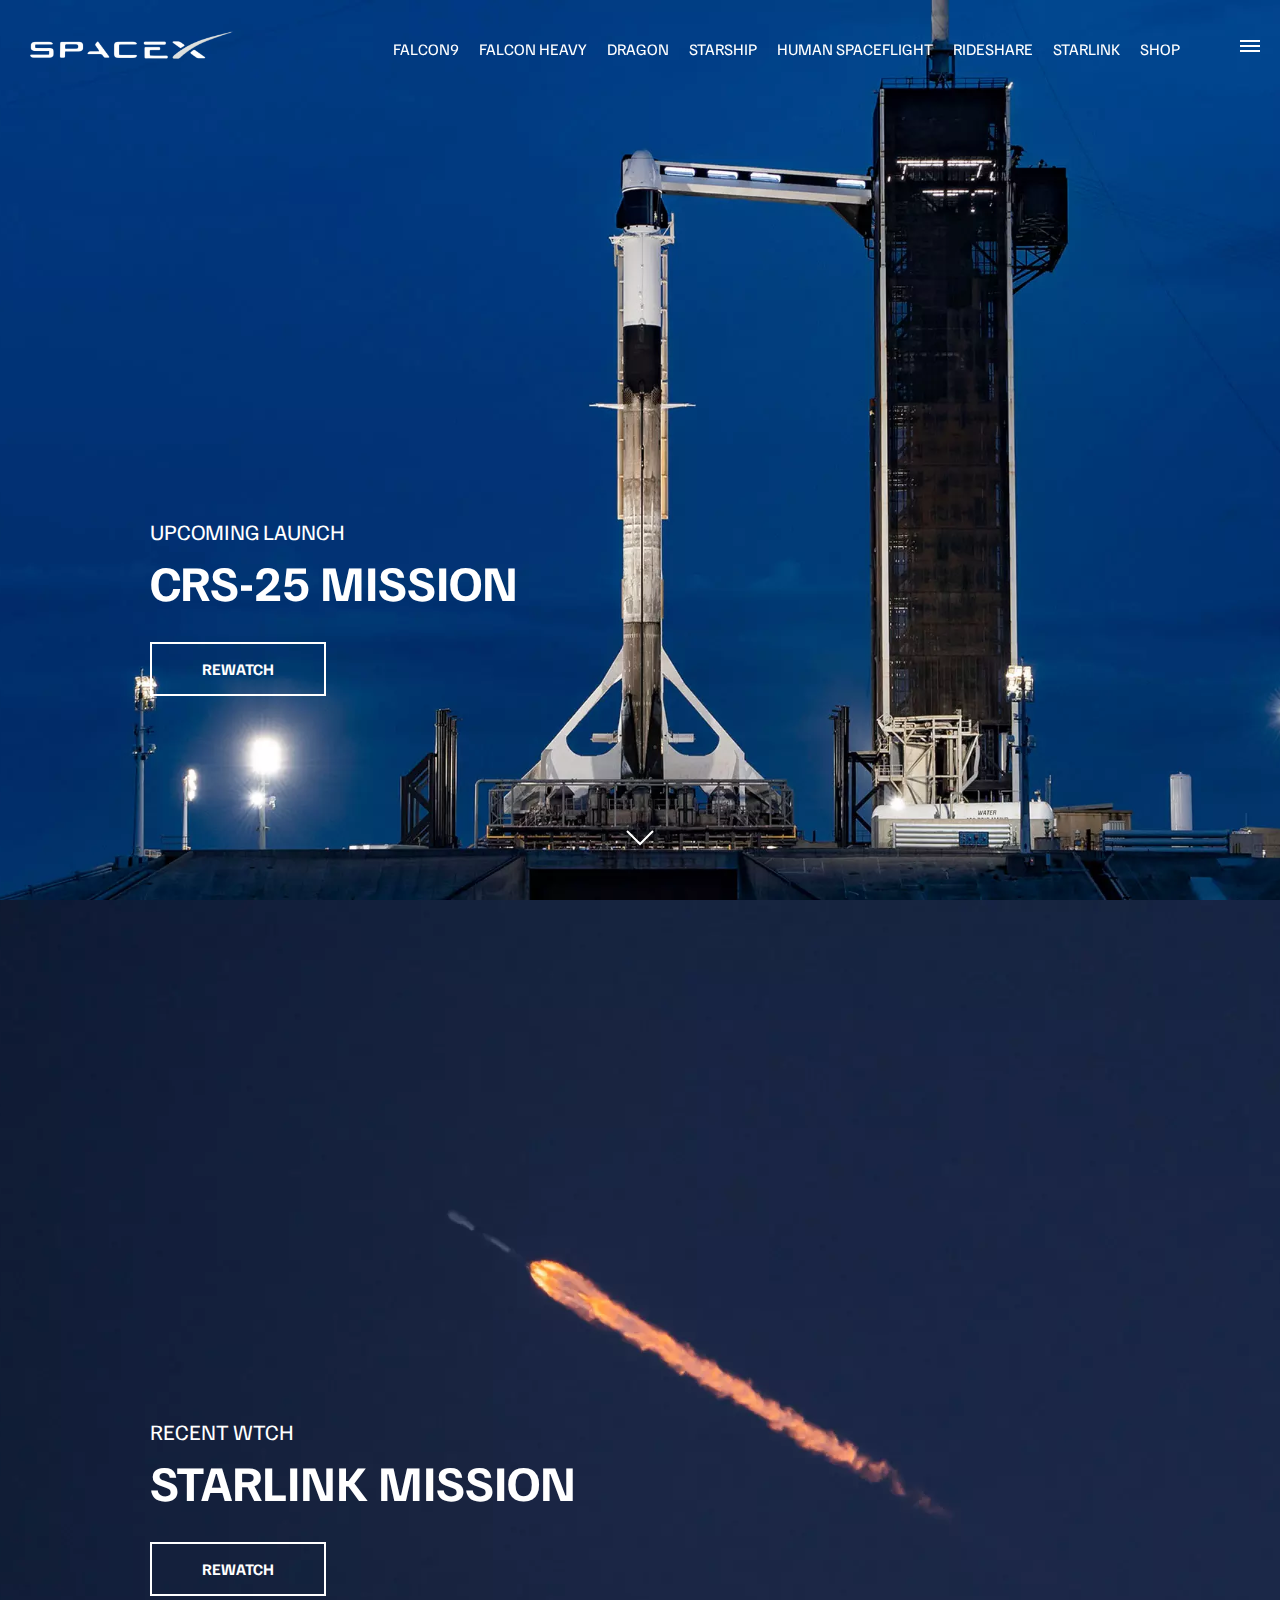
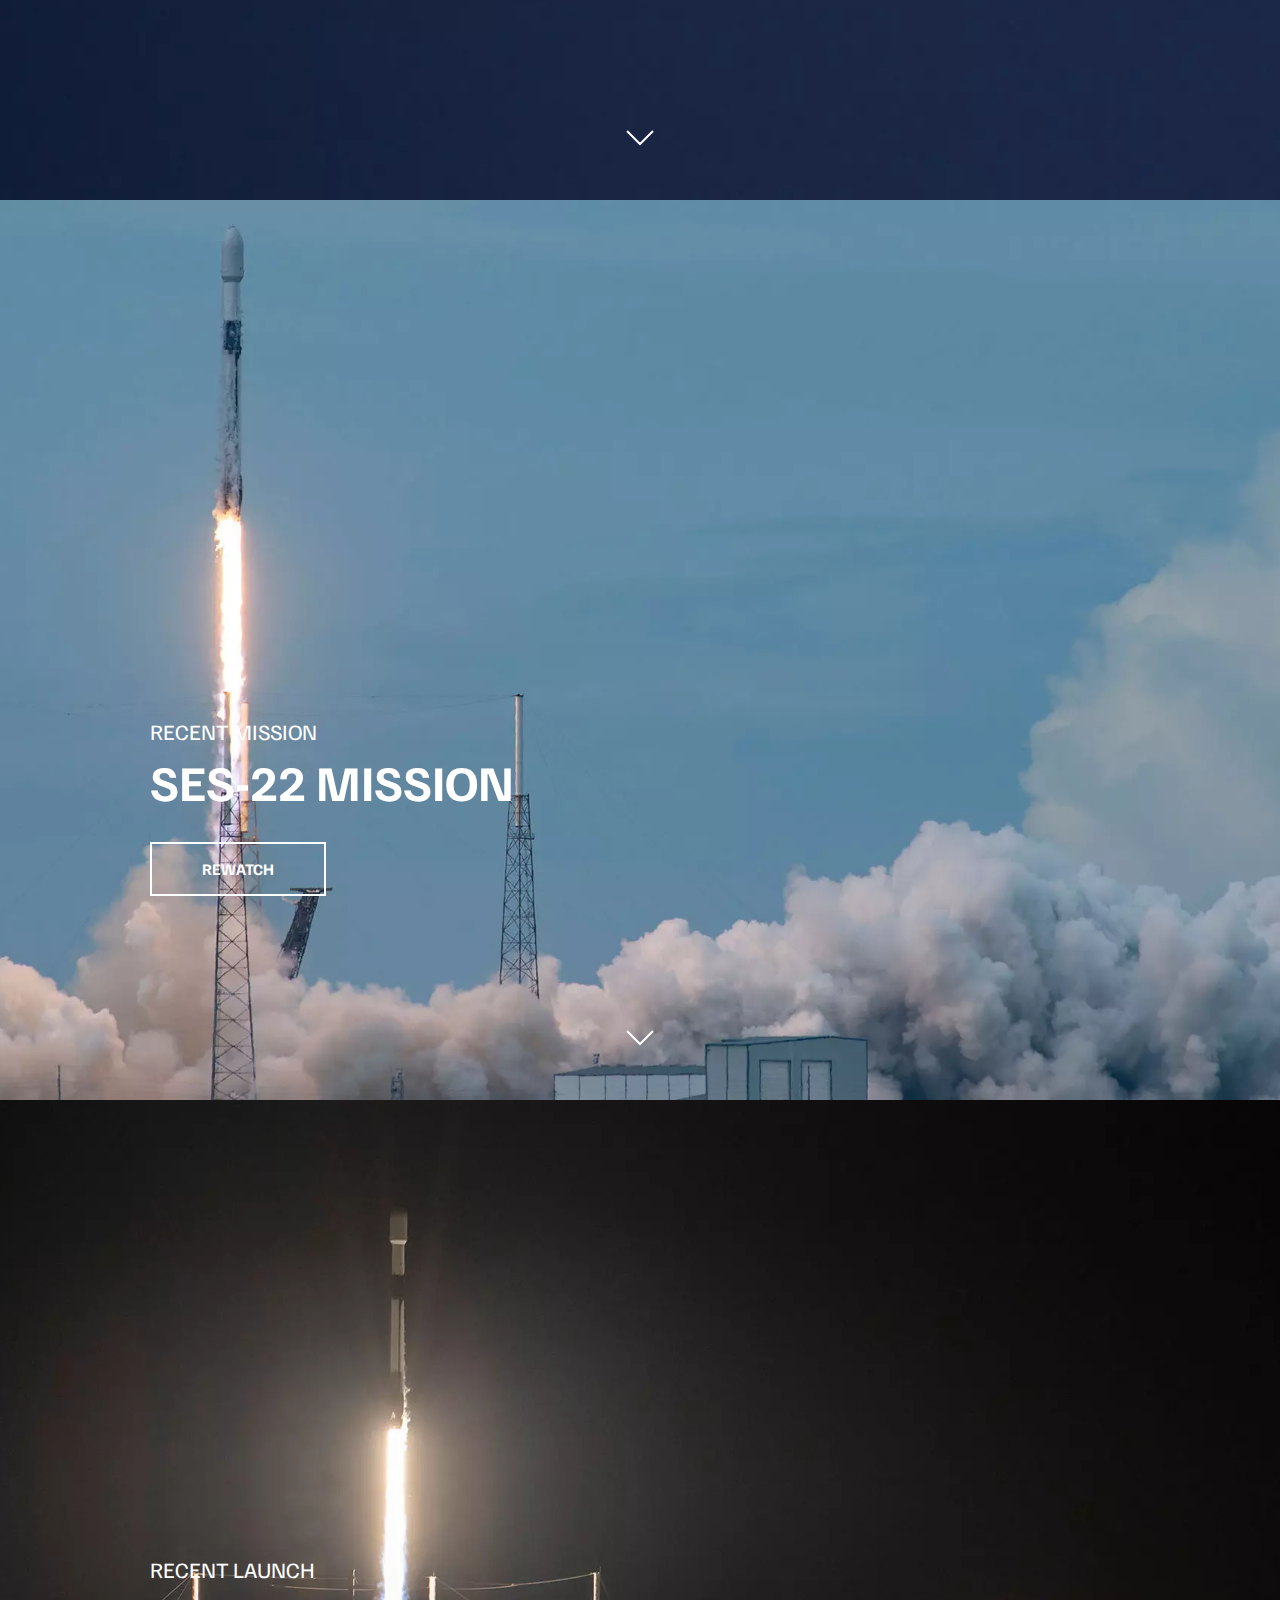
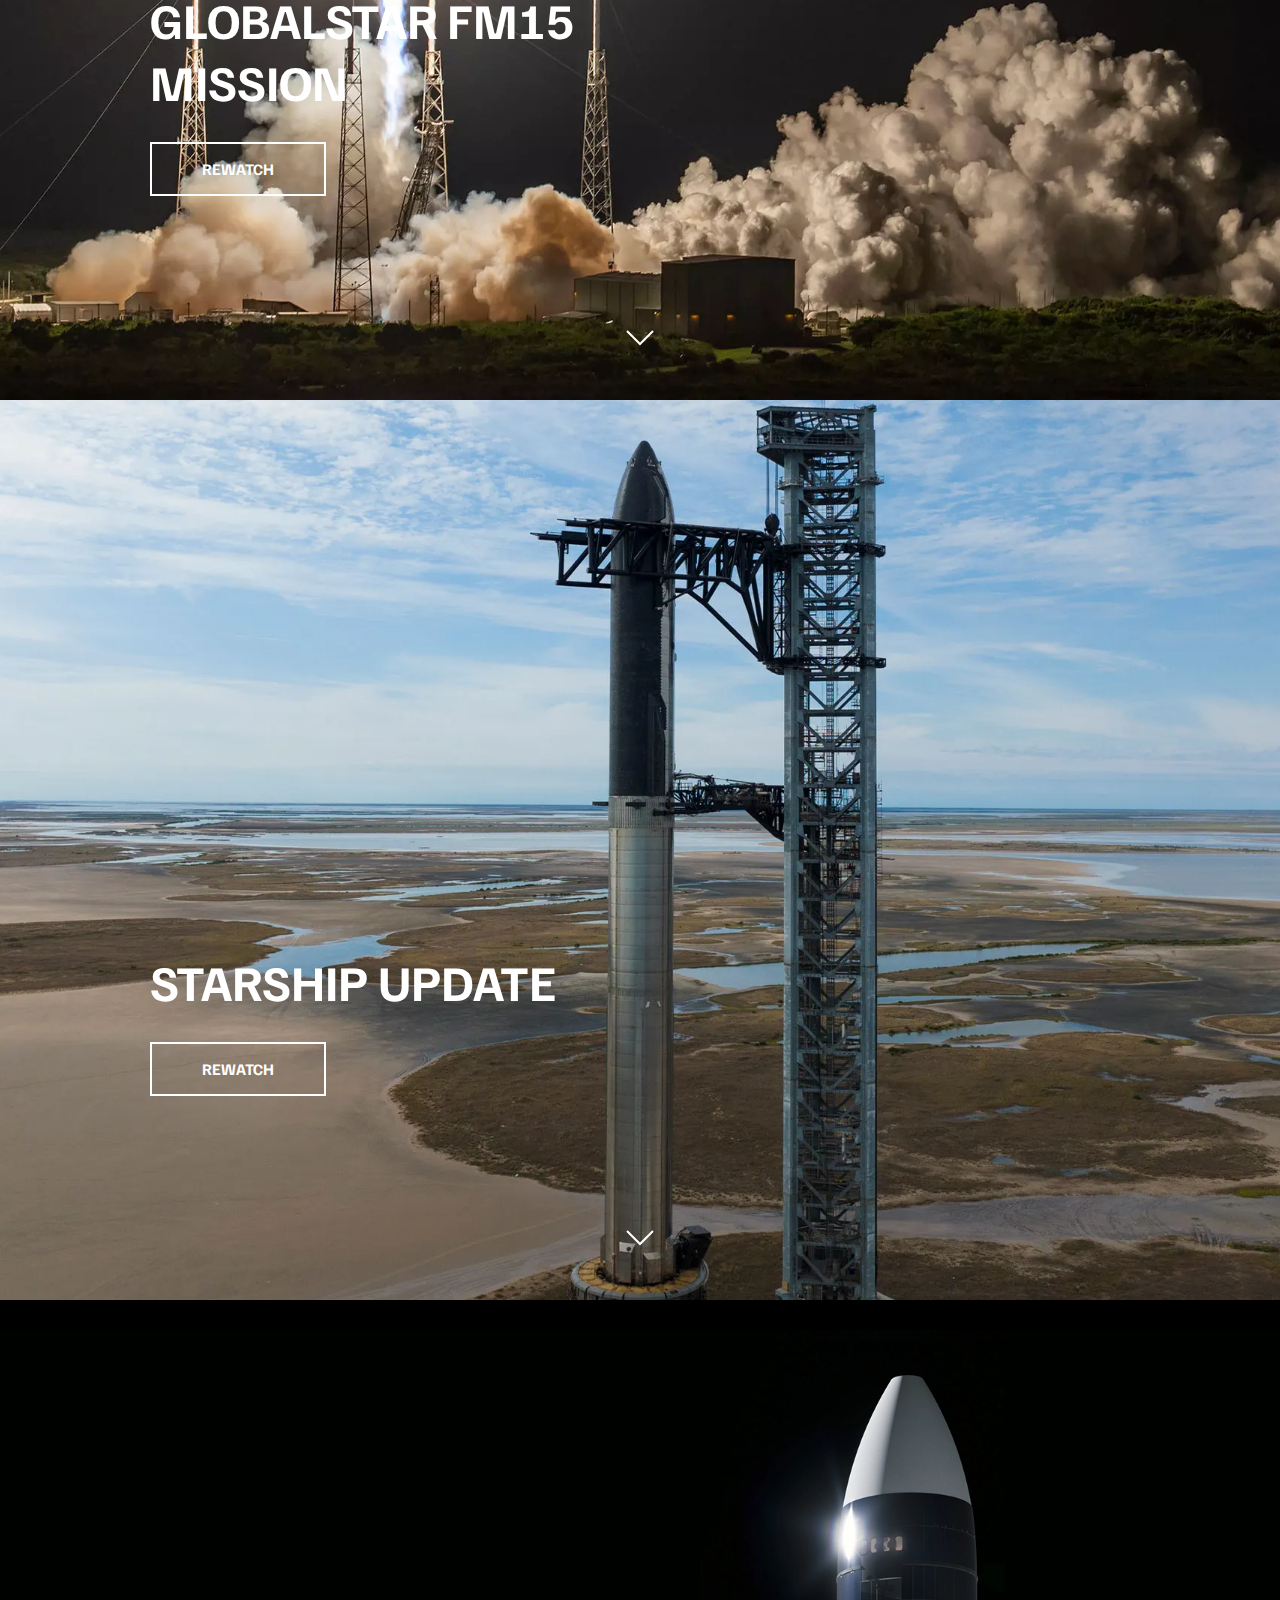
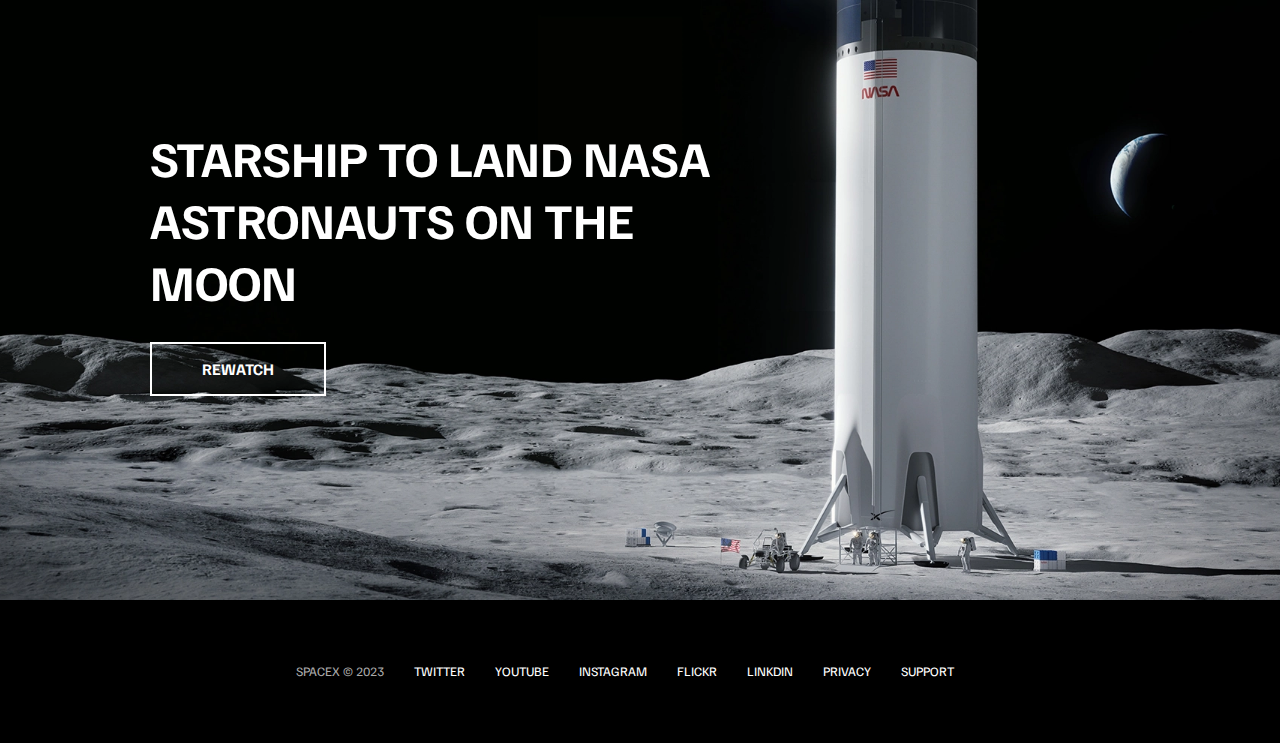
<file: Clone/index.html>
<!DOCTYPE html>
<html lang="en">
  <head>
    <meta charset="UTF-8" />
    <meta name="viewport" content="width=device-width, initial-scale=1.0" />
    <link rel="stylesheet" href="style.css" />
    <title>SpaceX</title>
  </head>
  <body>
    <div id="overlay"></div>
    <div id="mobile-menu" class="mobile-main-menu">
      <ul>
        <li><a href="#">Mission</a></li>
        <li><a href="#">Launchers</a></li>
        <li><a href="#">Careers</a></li>
        <li><a href="#">Updates</a></li>
        <li><a href="#">Shop</a></li>

        <li class="mobile-only"><a href="falcon9.html">Falcon9</a></li>
        <li class="mobile-only"><a href="falcon-heavy.html">Falcon Heavy</a></li>
        <li class="mobile-only"><a href="dragon.html">Dragon</a></li>
        <li class="mobile-only"><a href="#">Starship</a></li>
        <li class="mobile-only"><a href="#">Human SpaceFlight</a></li>
        <li class="mobile-only"><a href="#">Rideshare</a></li>
        <li class="mobile-only"><a href="#">StarLink</a></li>
        
      </ul>
    </div>
    <header class="main-header">
      <div class="logo">
        <a href="index.html">
          <img src="Images/logo.png" alt="SpaceX" />
        </a>
      </div>
      <nav class="desktop-main-menu">
        <ul>
          <li><a href="falcon9.html">Falcon9</a></li>
          <li><a href="falcon-heavy.html">Falcon Heavy</a></li>
          <li><a href="dragon.html">Dragon</a></li>
          <li><a href="#">Starship</a></li>
          <li><a href="#">Human SpaceFlight</a></li>
          <li><a href="#">Rideshare</a></li>
          <li><a href="#">StarLink</a></li>
          <li><a href="#">Shop</a></li>
        </ul>
      </nav>
    </header>

    <!--Hamburger Menu-->
    <button id="menu-btn" class="hamburger" type="button">
      <span class="hamburger-top"></span>
      <span class="hamburger-middle"></span>
      <span class="hamburger-bottom"></span>
    </button>

    <!--Section A-->
    <section class="section-a">
      <div class="section-inner">
        <h4>Upcoming Launch</h4>
        <h2>CRS-25 Mission</h2>
        <a href="#" class="btn">
          <div class="hover"></div>
          <span>Rewatch</span>
        </a>
      </div>
      <div class="scroll-arrow">
        <svg width="30px" height="20px">
          <path
            stroke="#ffffff"
            fill="none"
            stroke-width="2px"
            d="M2.000,5.000 L15.000,18.000 L28.000,5.000"
          ></path>
        </svg>
      </div>
    </section>

    <!--Section B-->
    <section class="section-b">
      <div class="section-inner">
        <h4>Recent Wtch</h4>
        <h2>StarLink Mission</h2>
        <a href="#" class="btn">
          <div class="hover"></div>
          <span>Rewatch</span>
        </a>
      </div>
      <div class="scroll-arrow">
        <svg width="30px" height="20px">
          <path
            stroke="#ffffff"
            fill="none"
            stroke-width="2px"
            d="M2.000,5.000 L15.000,18.000 L28.000,5.000"
          ></path>
        </svg>
      </div>
    </section>

    <!--Section c-->
    <section class="section-c">
      <div class="section-inner">
        <h4>Recent Mission</h4>
        <h2>SES-22 Mission</h2>
        <a href="#" class="btn">
          <div class="hover"></div>
          <span>Rewatch</span>
        </a>
      </div>
      <div class="scroll-arrow">
        <svg width="30px" height="20px">
          <path
            stroke="#ffffff"
            fill="none"
            stroke-width="2px"
            d="M2.000,5.000 L15.000,18.000 L28.000,5.000"
          ></path>
        </svg>
      </div>
    </section>

    <!--Section D-->
    <section class="section-d">
      <div class="section-inner">
        <h4>Recent Launch</h4>
        <h2>Globalstar FM15 Mission</h2>
        <a href="#" class="btn">
          <div class="hover"></div>
          <span>Rewatch</span>
        </a>
      </div>
      <div class="scroll-arrow">
        <svg width="30px" height="20px">
          <path
            stroke="#ffffff"
            fill="none"
            stroke-width="2px"
            d="M2.000,5.000 L15.000,18.000 L28.000,5.000"
          ></path>
        </svg>
      </div>
    </section>

    <!--Section E-->
    <section class="section-e">
      <div class="section-inner">
        <h2>Starship Update</h2>
        <a href="#" class="btn">
          <div class="hover"></div>
          <span>Rewatch</span>
        </a>
      </div>
      <div class="scroll-arrow">
        <svg width="30px" height="20px">
          <path
            stroke="#ffffff"
            fill="none"
            stroke-width="2px"
            d="M2.000,5.000 L15.000,18.000 L28.000,5.000"
          ></path>
        </svg>
      </div>
    </section>

    <!--Section F-->
    <section class="section-f">
      <div class="section-inner">
        <h2>Starship to land NASA astronauts on the moon</h2>
        <a href="#" class="btn">
          <div class="hover"></div>
          <span>Rewatch</span>
        </a>
      </div>
    </section>

    <footer>
      <ul>
        <li>SpaceX &copy; 2023</li>
        <li><a href="#">Twitter</a></li>
        <li><a href="#">Youtube</a></li>
        <li><a href="#">Instagram</a></li>
        <li><a href="#">Flickr</a></li>
        <li><a href="#">LinkdIn</a></li>
        <li><a href="#">Privacy</a></li>
        <li><a href="#">Support</a></li>
      </ul>
    </footer>

    <script src="script.js" defer></script>
  </body>
</html>
</file>
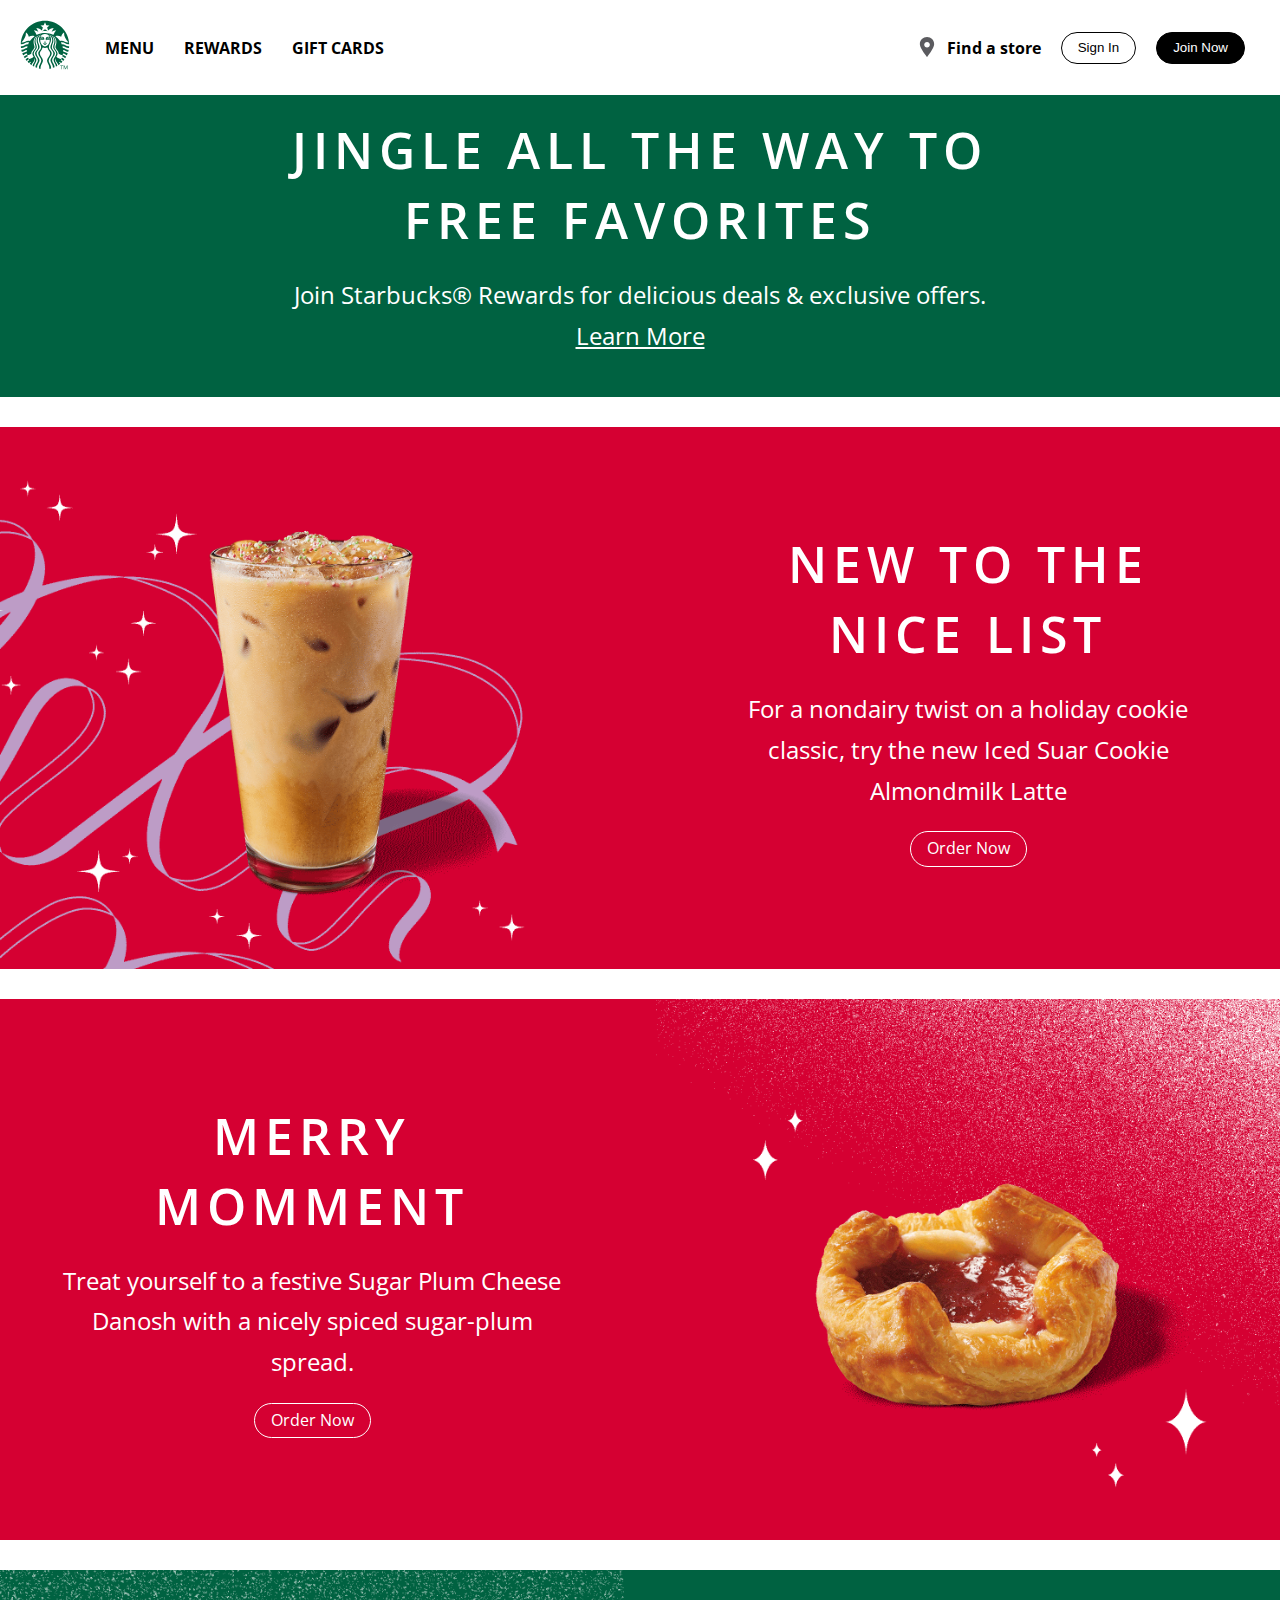
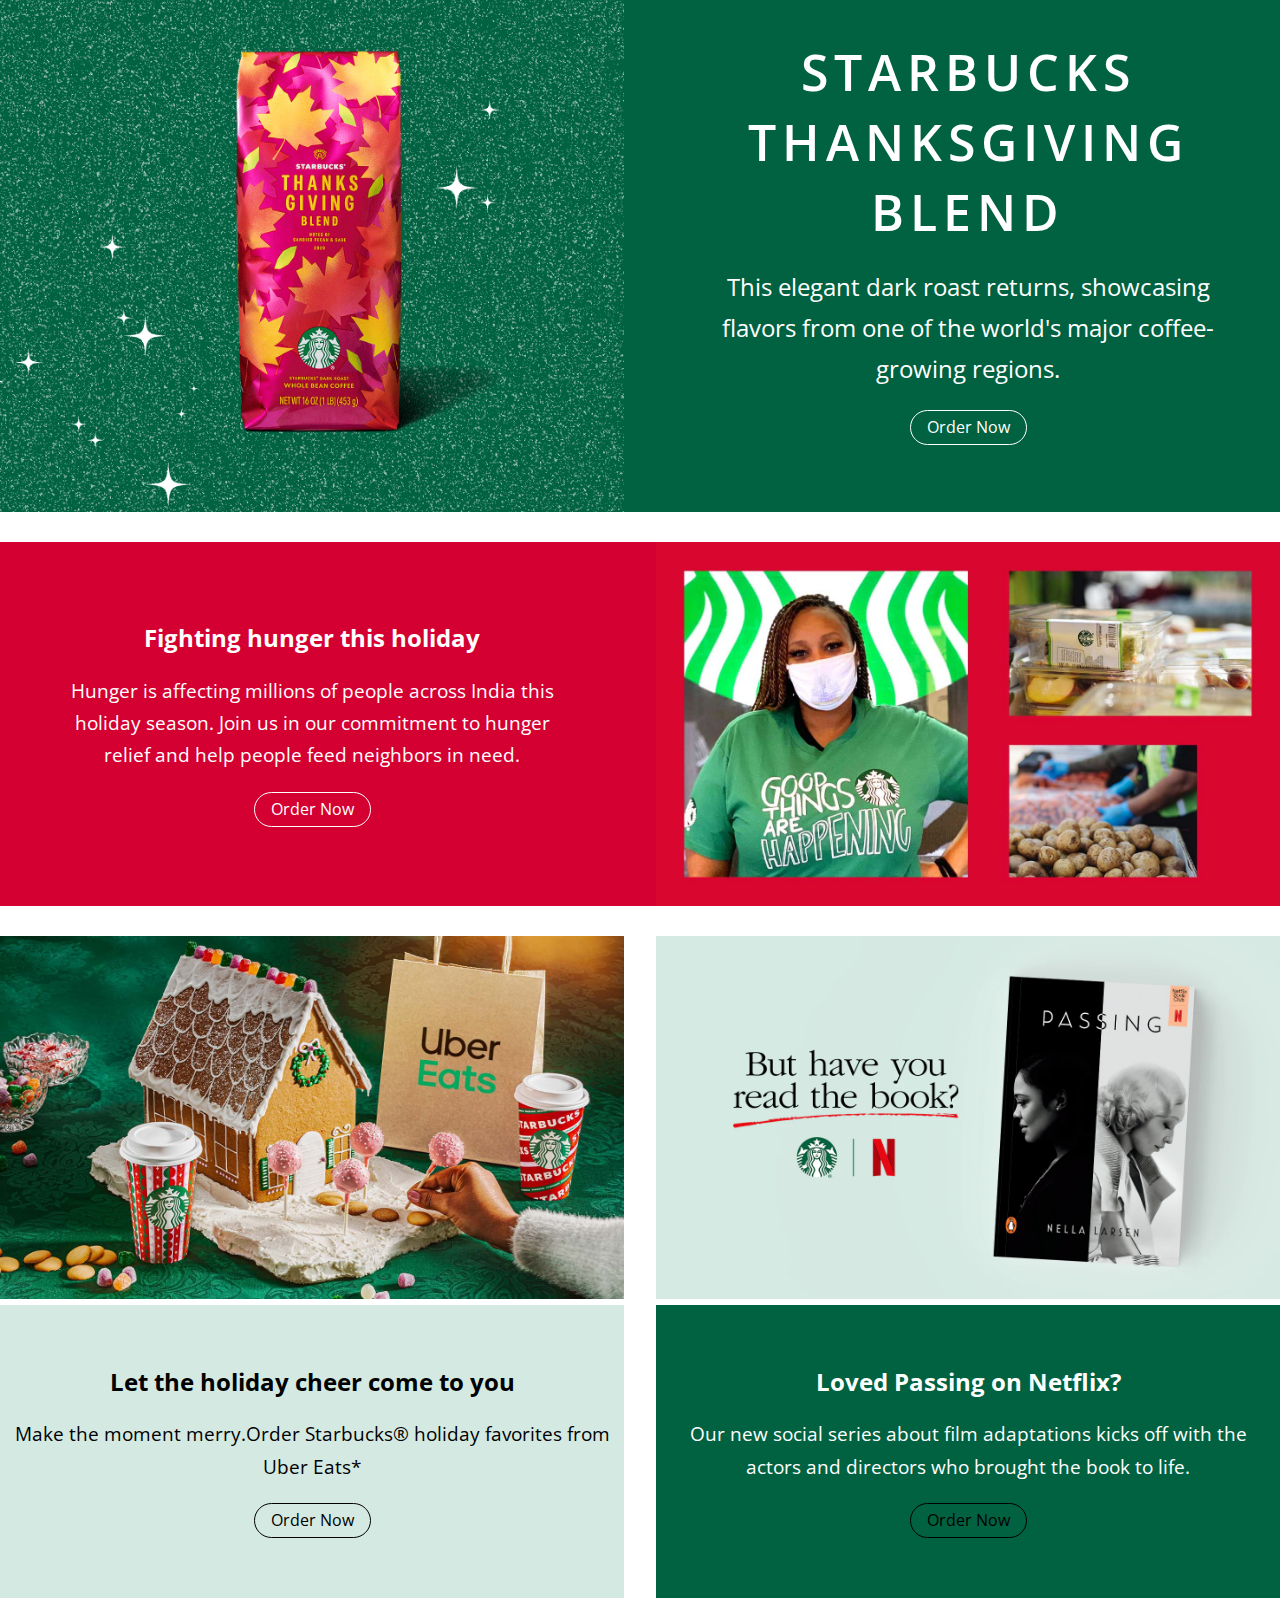
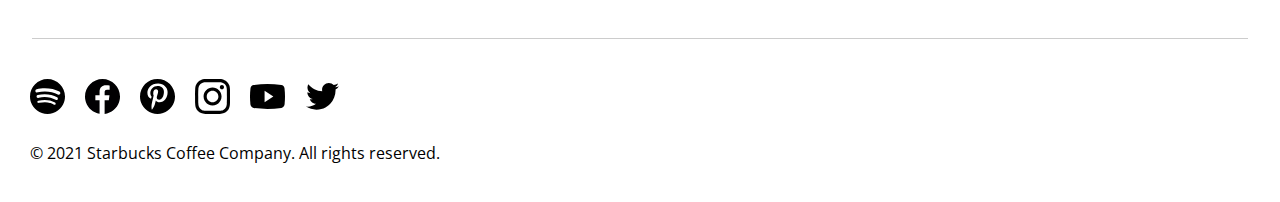
<file: Landing Page/index.html>
<!--THIS CODE IS WRITTEN BY RHYTHM -->
<!DOCTYPE html>
<html lang="en">
<head>
    <meta charset="UTF-8">
    <meta name="viewport" content="width=device-width, initial-scale=1.0">
    <link rel="stylesheet" href="style.css">
    <title>Starbucks Coffee Company</title>
</head>
<body>
    <nav class="navbar">
        <div class="navbar-container">
            <div class="navbar-brand">
                <a href="index.html">
                    <img src="images/logo.svg" alt="Starbucks">
                </a>
            </div>
            <ul class="navbar-nav-left">
                <li>
                    <a href="#">Menu</a>
                </li>
                <li>
                    <a href="#">Rewards</a>
                </li>
                <li>
                    <a href="#">Gift Cards</a>
                </li>
            </ul>
            <ul class="navbar-nav-right">
                <li>
                    <a href="#">
                        <img src="images/marker.svg" alt=""/>
                        <span>Find a store</span>
                    </a>
                </li>
                <li><button class="btn btn-dark-outline">Sign In</button></li>
                <li><button class="btn btn-dark">Join Now</button></li>
            </ul>


            <!-- Hamburger Menu-->
            <button type ="button" class="hamburger" id="menu-btn">
                <span class="hamburger-top"></span>
                <span class="hamburger-middle"></span>
                <span class="hamburger-bottom"></span>
            </button>
        </div>
    </nav>

    <!--Mobile Menu-->
    <div class="mobile-menu hidden" id="menu">
        <ul>
            <li>
                <a href="#">Menu</a>
            </li>
            <li>
                <a href="#">Rewards</a>
            </li>
            <li>
                <a href="#">Gift Cards</a>
            </li>
        </ul>

        <div class="mobile-menu-buttom">
            <button class="btn btn-dark-outline">Sign In</button>
            <button class="btn btn-dark">Join Now</button>
            <div>
                <a href="#">
                    <img src="images/marker.svg" alt=""/>
                    <span>Find a store</span>
                </a>
            </div>
            
        </div>
    </div>

    <!-- BOX A -->
    <section class="box box-a bg-primary text-center py-md">
        <div class="box-inner">
            <h2 class="text-xl">Jingle all the way to free favorites</h2>
            <p class="text-md">
                Join Starbucks® Rewards for delicious deals & exclusive offers.
                <a href="#">Learn More</a>
            </p>
            
        </div>
    </section>

    <!-- BOX B-->
    <section class="box box-b bg-secondary grid-col-2">
        <img src="images/box-b.png" alt="" />
        <div class="box-text">
            <h2 class="text-xl">New to the nice list</h2>
            <p class="text-md"> For a nondairy twist on a holiday cookie classic, try the new Iced Suar Cookie Almondmilk Latte</p>
            <a href="" class="btn btn-light-outline">Order Now</a>
        </div>
    </section>

    <!-- BOX C-->
    <section class="box box-c bg-secondary grid-col-2 grid-reversed">
        <img src="images/box-c.png" alt="">
        <div class="box-text">
            <h2 class="text-xl">Merry Momment</h2>
            <p class="text-md">Treat yourself to a festive Sugar Plum Cheese Danosh with a nicely spiced sugar-plum spread.</p>
            <a href="" class="btn btn-light-outline">Order Now</a>
        </div>
    </section>

    <!-- BOX D-->
    <section class="box box-d bg-primary grid-col-2">
        <img src="images/box-d.png" alt="">
        <div class="box-text">
            <h2 class="text-xl">Starbucks Thanksgiving Blend</h2>
            <p class="text-md">This elegant dark roast returns, showcasing flavors from one of the world's major coffee-growing regions.</p>
            <a href="" class="btn btn-light-outline">Order Now</a>
        </div>
    </section>

    <!-- BOX E-->
    <section class="box box-e bg-secondary grid-col-2 grid-reversed">
        <img src="images/box-e.jpg" alt="">
        <div class="box-text">
            <h2 class="text-md">Fighting hunger this holiday</h2>
            <p class="text-sm">Hunger is affecting millions of people across India this holiday season. Join us in our commitment to hunger relief and help people feed neighbors in need.</p>
            <a href="" class="btn btn-light-outline">Order Now</a>
        </div>
    </section>
    <!-- BOX F-->
    <section class="box box-f grid-col-2">
        <div>
            <img src="images/box-f1.jpg" alt="">
            <div class="bg-extra py-lg">
                <div class="box-text">
                    <h2 class="text-md">Let the holiday cheer come to you</h2>
                    <p class="text-sm">Make the moment merry.Order Starbucks® holiday favorites from Uber Eats*</p>
                    <a href="#" class="btn btn-dark-outline">Order Now</a>
                </div>
            </div>
        </div>

        <div>
            <img src="images/box-f2.jpg" alt="">
            <div class="bg-primary py-lg">
                <div class="box-text">
                    <h2 class="text-md">Loved Passing on Netflix?</h2>
                    <p class="text-sm">Our new social series about film adaptations kicks off with the
                        actors and directors who brought the book to life.</p>
                    <a href="#" class="btn btn-dark-outline">Order Now</a>
                </div>
            </div>
        </div>
    </section>
    <div class="divider"></div>

    <footer class="footer">
      <div class="footer-container">
        <div class="social">
          <a href="https://spotify.com">
            <img src="./images/social-spotify.svg" alt="" />
          </a>
          <a href="https://facebook.com">
            <img src="./images/social-facebook.svg" alt="" />
          </a>
          <a href="https://pinterest.com">
            <img src="./images/social-pinterest.svg" alt="" />
          </a>
          <a href="https://instagram.com">
            <img src="./images/social-instagram.svg" alt="" />
          </a>
          <a href="https://youtube.com">
            <img src="./images/social-youtube.svg" alt="" />
          </a>
          <a href="https://twitter.com">
            <img src="./images/social-twitter.svg" alt="" />
          </a>
        </div>
        <p>© 2021 Starbucks Coffee Company. All rights reserved.</p>
      </div>
    </footer>
    <script src="script.js"></script>
</body>
</html>
</file>
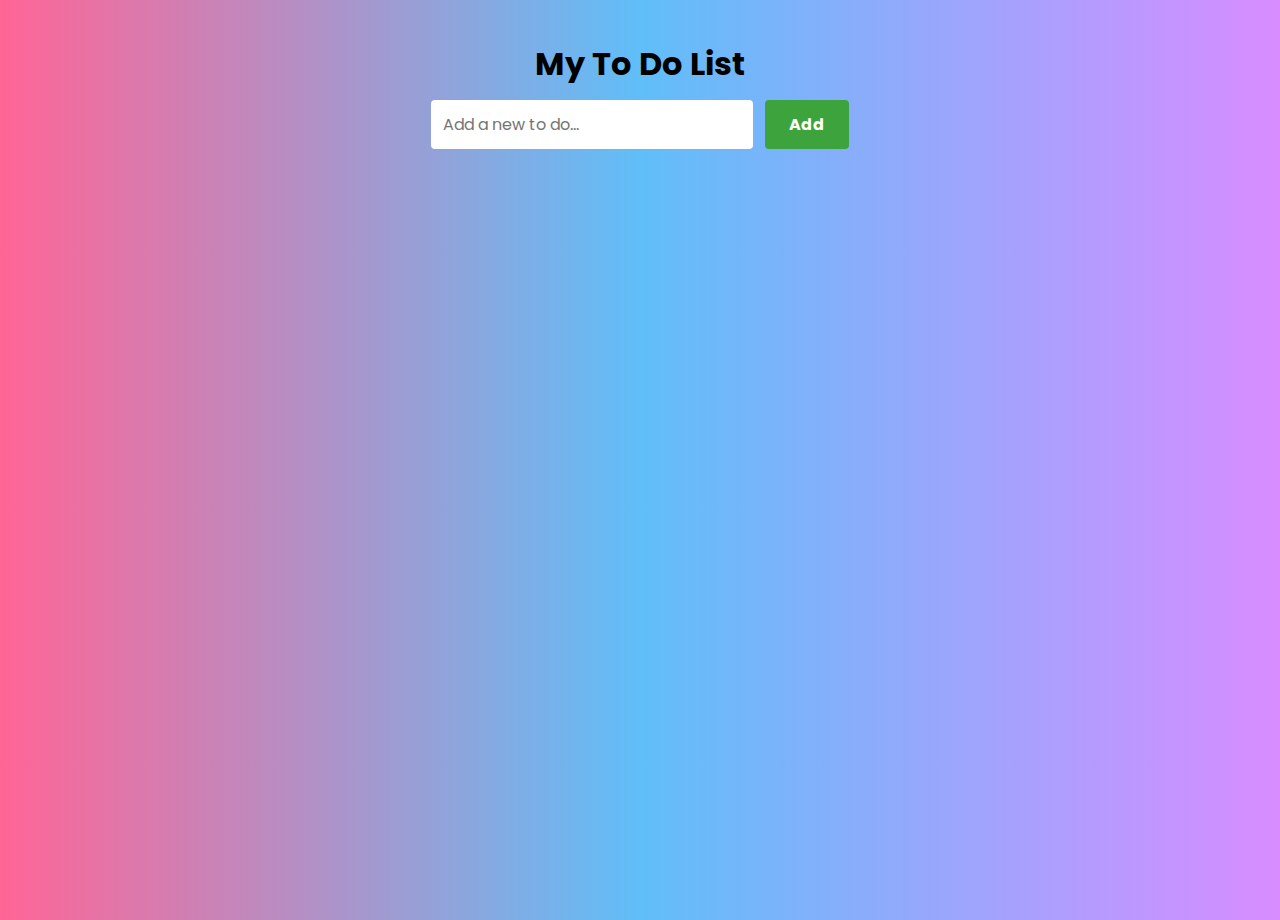
<file: To Do List/index.html>
<!DOCTYPE html>
<html>
<head>
    <meta charset="UTF-8">
    <meta http-equiv="X-UA-Compatible" content="IE=edge">
    <meta name="viewport" content="width=device-width, initial-scale=1.0">
  <title>TO DO LIST</title>
  <link rel="stylesheet" href="style.css">
</head>
<body>
    <div class="container">
        <div class="input-container">
            <h1>My To Do List</h1>
            <input type="text" placeholder="Add a new to do..." id="inputBox">
            <input type="button" value="Add" id="addBtn">
            
        </div>
        <ul class="todolist" id="todoList">
            <!--<li>Task1</li>
            <li>Task2</li>
            <li>Task3</li>>-->

        </ul>
    </div>

    <script src="script.js"></script>
  
</body>
</html>
</file>
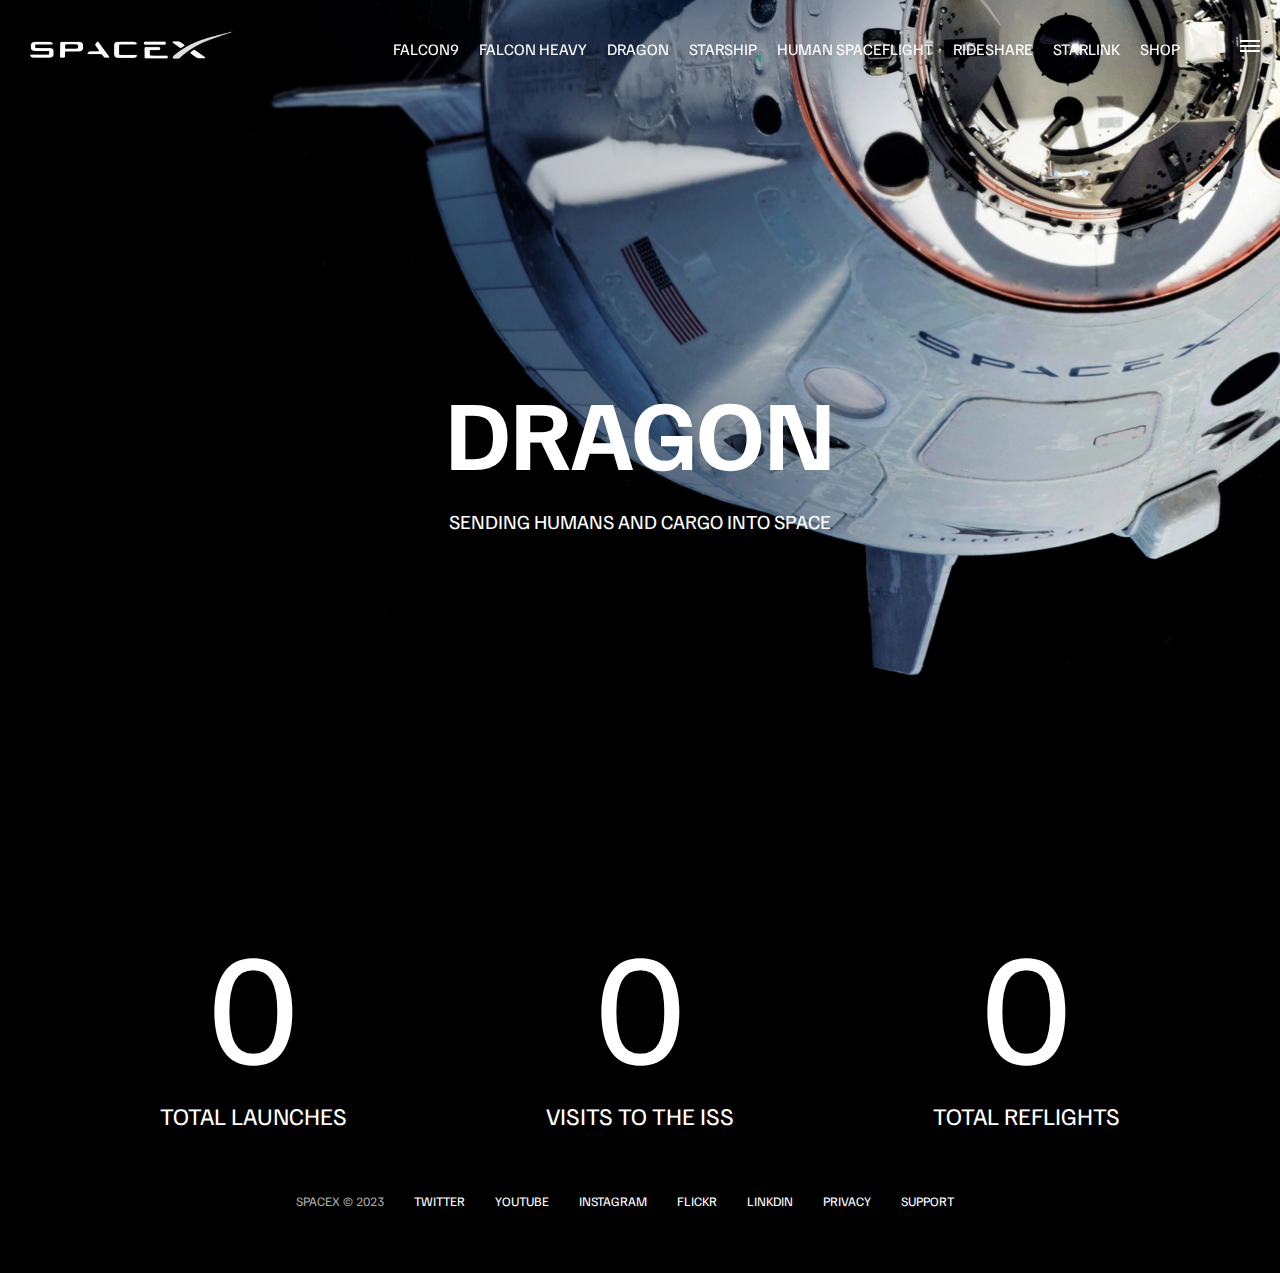
<file: Clone/dragon.html>
<!DOCTYPE html>
<html lang="en">
  <head>
    <meta charset="UTF-8" />
    <meta name="viewport" content="width=device-width, initial-scale=1.0" />
    <link rel="stylesheet" href="style.css" />
    <title>SpaceX - Dragon</title>
  </head>
  <body>
    <div id="overlay"></div>
    <div id="mobile-menu" class="mobile-main-menu">
      <ul>
        <li><a href="#">Mission</a></li>
        <li><a href="#">Launchers</a></li>
        <li><a href="#">Careers</a></li>
        <li><a href="#">Updates</a></li>
        <li><a href="#">Shop</a></li>

        <li class="mobile-only"><a href="falcon9.html">Falcon9</a></li>
        <li class="mobile-only">
          <a href="falcon-heavy.html">Falcon Heavy</a>
        </li>
        <li class="mobile-only"><a href="dragon.html">Dragon</a></li>
        <li class="mobile-only"><a href="#">Starship</a></li>
        <li class="mobile-only"><a href="#">Human SpaceFlight</a></li>
        <li class="mobile-only"><a href="#">Rideshare</a></li>
        <li class="mobile-only"><a href="#">StarLink</a></li>
      </ul>
    </div>
    <header class="main-header">
      <div class="logo">
        <a href="index.html">
          <img src="Images/logo.png" alt="SpaceX" />
        </a>
      </div>
      <nav class="desktop-main-menu">
        <ul>
          <li><a href="falcon9.html">Falcon9</a></li>
          <li><a href="falcon-heavy.html">Falcon Heavy</a></li>
          <li><a href="dragon.html">Dragon</a></li>
          <li><a href="#">Starship</a></li>
          <li><a href="#">Human SpaceFlight</a></li>
          <li><a href="#">Rideshare</a></li>
          <li><a href="#">StarLink</a></li>
          <li><a href="#">Shop</a></li>
        </ul>
      </nav>
    </header>

    <!--Hamburger Menu-->
    <button id="menu-btn" class="hamburger" type="button">
      <span class="hamburger-top"></span>
      <span class="hamburger-middle"></span>
      <span class="hamburger-bottom"></span>
    </button>

    <section class="section-animate bg-dragon"></section>
    <div class="section-inner-center">
      <h3>Dragon</h3>
      <p>Sending humans and cargo into space</p>
    </div>

    <div class="stats">
      <div>
        <span class="counter" data-target="41">0</span>
        <h4>Total Launches</h4>
      </div>

      <div>
        <span class="counter" data-target="37">0</span>
        <h4>Visits to the ISS</h4>
      </div>

      <div>
        <span class="counter" data-target="19">0</span>
        <h4>Total Reflights</h4>
      </div>
    </div>

    <footer>
      <ul>
        <li>SpaceX &copy; 2023</li>
        <li><a href="#">Twitter</a></li>
        <li><a href="#">Youtube</a></li>
        <li><a href="#">Instagram</a></li>
        <li><a href="#">Flickr</a></li>
        <li><a href="#">LinkdIn</a></li>
        <li><a href="#">Privacy</a></li>
        <li><a href="#">Support</a></li>
      </ul>
    </footer>

    <script src="script.js" defer></script>
  </body>
</html>
</file>
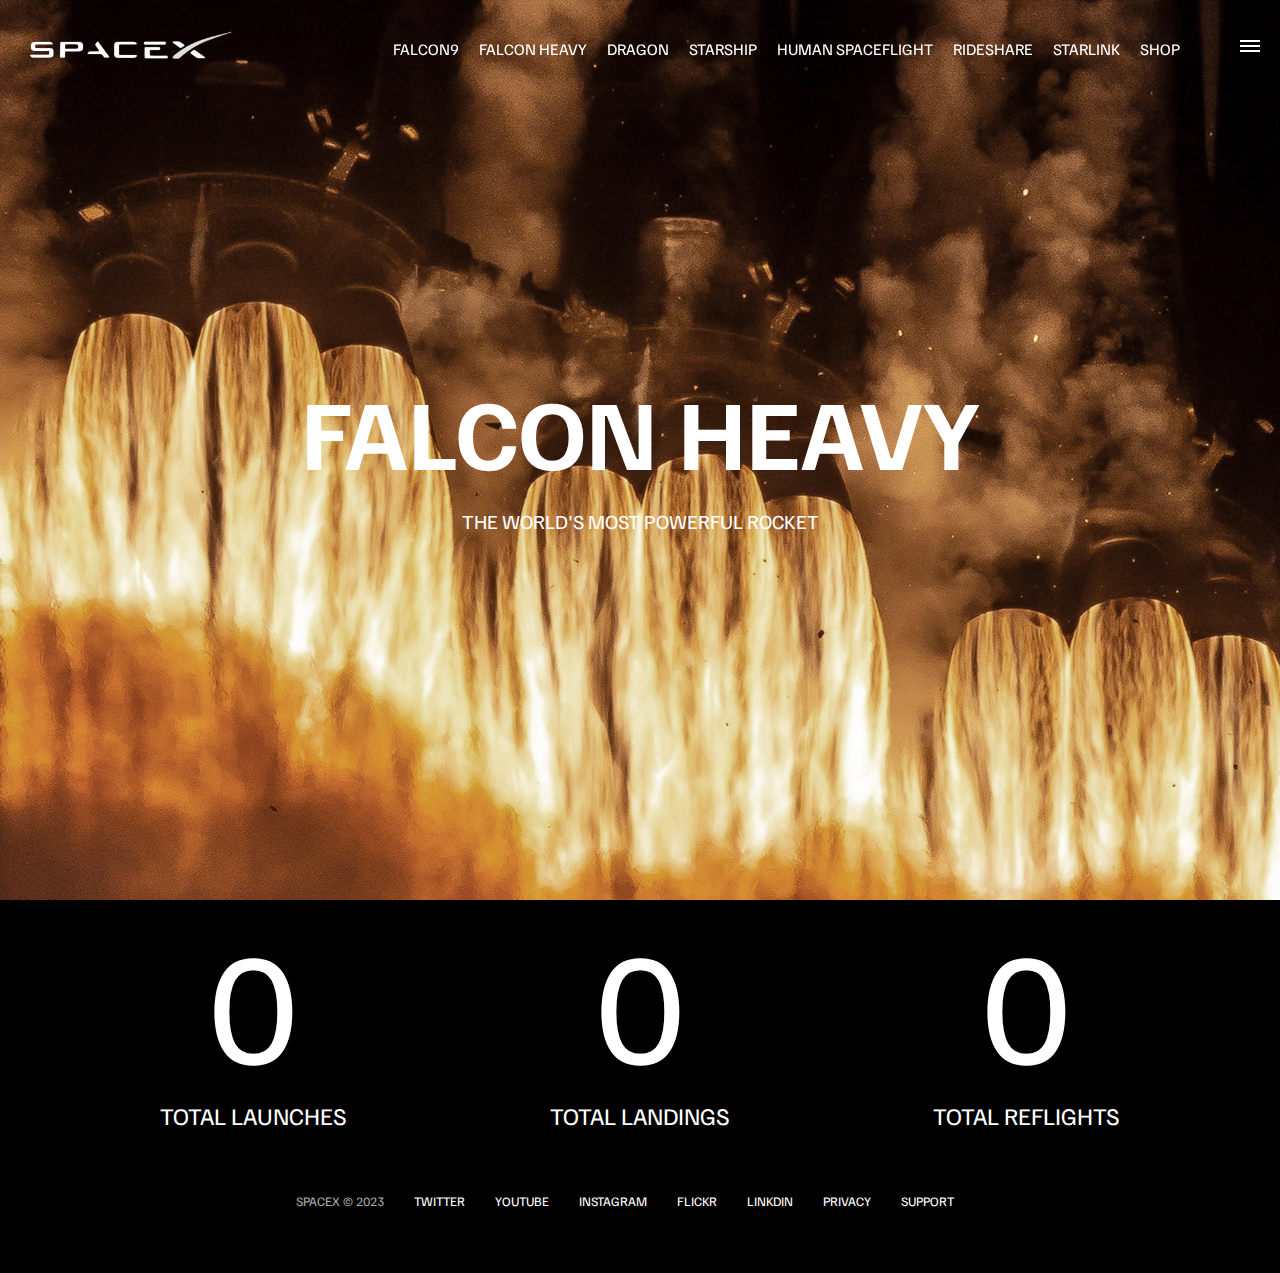
<file: Clone/falcon-heavy.html>
<!DOCTYPE html>
<html lang="en">
  <head>
    <meta charset="UTF-8" />
    <meta name="viewport" content="width=device-width, initial-scale=1.0" />
    <link rel="stylesheet" href="style.css" />
    <title>SpaceX - Falcon Heavy</title>
  </head>
  <body>
    <div id="overlay"></div>
    <div id="mobile-menu" class="mobile-main-menu">
      <ul>
        <li><a href="#">Mission</a></li>
        <li><a href="#">Launchers</a></li>
        <li><a href="#">Careers</a></li>
        <li><a href="#">Updates</a></li>
        <li><a href="#">Shop</a></li>

        <li class="mobile-only"><a href="falcon9.html">Falcon9</a></li>
        <li class="mobile-only">
          <a href="falcon-heavy.html">Falcon Heavy</a>
        </li>
        <li class="mobile-only"><a href="dragon.html">Dragon</a></li>
        <li class="mobile-only"><a href="#">Starship</a></li>
        <li class="mobile-only"><a href="#">Human SpaceFlight</a></li>
        <li class="mobile-only"><a href="#">Rideshare</a></li>
        <li class="mobile-only"><a href="#">StarLink</a></li>
      </ul>
    </div>
    <header class="main-header">
      <div class="logo">
        <a href="index.html">
          <img src="Images/logo.png" alt="SpaceX" />
        </a>
      </div>
      <nav class="desktop-main-menu">
        <ul>
          <li><a href="falcon9.html">Falcon9</a></li>
          <li><a href="falcon-heavy.html">Falcon Heavy</a></li>
          <li><a href="dragon.html">Dragon</a></li>
          <li><a href="#">Starship</a></li>
          <li><a href="#">Human SpaceFlight</a></li>
          <li><a href="#">Rideshare</a></li>
          <li><a href="#">StarLink</a></li>
          <li><a href="#">Shop</a></li>
        </ul>
      </nav>
    </header>

    <!--Hamburger Menu-->
    <button id="menu-btn" class="hamburger" type="button">
      <span class="hamburger-top"></span>
      <span class="hamburger-middle"></span>
      <span class="hamburger-bottom"></span>
    </button>

    <section class="section-animate bg-falcon-heavy"></section>
    <div class="section-inner-center">
      <h3>Falcon Heavy</h3>
      <p>The world's most powerful rocket</p>
    </div>

    <div class="stats">
      <div>
        <span class="counter" data-target="6">0</span>
        <h4>Total Launches</h4>
      </div>

      <div>
        <span class="counter" data-target="11">0</span>
        <h4>Total Landings</h4>
      </div>

      <div>
        <span class="counter" data-target="8">0</span>
        <h4>Total Reflights</h4>
      </div>
    </div>

    <footer>
      <ul>
        <li>SpaceX &copy; 2023</li>
        <li><a href="#">Twitter</a></li>
        <li><a href="#">Youtube</a></li>
        <li><a href="#">Instagram</a></li>
        <li><a href="#">Flickr</a></li>
        <li><a href="#">LinkdIn</a></li>
        <li><a href="#">Privacy</a></li>
        <li><a href="#">Support</a></li>
      </ul>
    </footer>

    <script src="script.js" defer></script>
  </body>
</html>
</file>
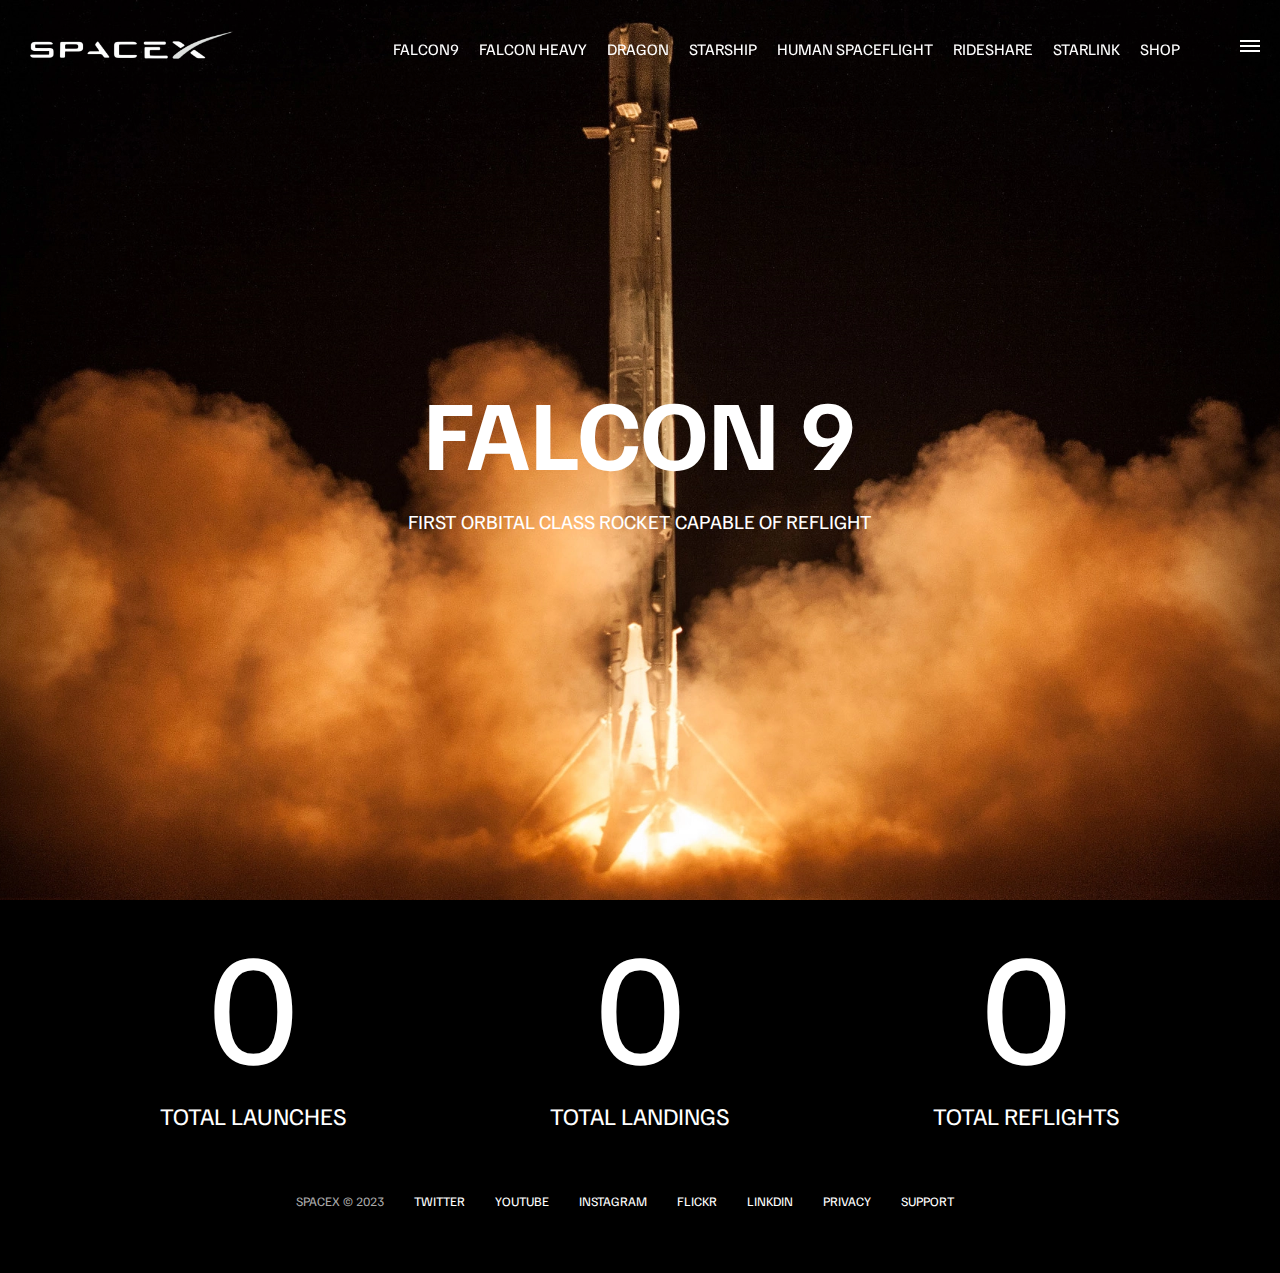
<file: Clone/falcon9.html>
<!DOCTYPE html>
<html lang="en">
  <head>
    <meta charset="UTF-8" />
    <meta name="viewport" content="width=device-width, initial-scale=1.0" />
    <link rel="stylesheet" href="style.css" />
    <title>SpaceX - Falcon9</title>
  </head>
  <body>
    <div id="overlay"></div>
    <div id="mobile-menu" class="mobile-main-menu">
      <ul>
        <li><a href="#">Mission</a></li>
        <li><a href="#">Launchers</a></li>
        <li><a href="#">Careers</a></li>
        <li><a href="#">Updates</a></li>
        <li><a href="#">Shop</a></li>

        <li class="mobile-only"><a href="falcon9.html">Falcon9</a></li>
        <li class="mobile-only">
          <a href="falcon-heavy.html">Falcon Heavy</a>
        </li>
        <li class="mobile-only"><a href="dragon.html">Dragon</a></li>
        <li class="mobile-only"><a href="#">Starship</a></li>
        <li class="mobile-only"><a href="#">Human SpaceFlight</a></li>
        <li class="mobile-only"><a href="#">Rideshare</a></li>
        <li class="mobile-only"><a href="#">StarLink</a></li>
      </ul>
    </div>
    <header class="main-header">
      <div class="logo">
        <a href="index.html">
          <img src="Images/logo.png" alt="SpaceX" />
        </a>
      </div>
      <nav class="desktop-main-menu">
        <ul>
          <li><a href="falcon9.html">Falcon9</a></li>
          <li><a href="falcon-heavy.html">Falcon Heavy</a></li>
          <li><a href="dragon.html">Dragon</a></li>
          <li><a href="#">Starship</a></li>
          <li><a href="#">Human SpaceFlight</a></li>
          <li><a href="#">Rideshare</a></li>
          <li><a href="#">StarLink</a></li>
          <li><a href="#">Shop</a></li>
        </ul>
      </nav>
    </header>

    <!--Hamburger Menu-->
    <button id="menu-btn" class="hamburger" type="button">
      <span class="hamburger-top"></span>
      <span class="hamburger-middle"></span>
      <span class="hamburger-bottom"></span>
    </button>

    <section class="section-animate bg-falcon-9"></section>
    <div class="section-inner-center">
      <h3>Falcon 9</h3>
      <p>First orbital class rocket capable of reflight</p>
    </div>

    <div class="stats">
      <div>
        <span class="counter" data-target="239">0</span>
        <h4>Total Launches</h4>
      </div>

      <div>
        <span class="counter" data-target="197">0</span>
        <h4>Total Landings</h4>
      </div>

      <div>
        <span class="counter" data-target="173">0</span>
        <h4>Total Reflights</h4>
      </div>
    </div>

    <footer>
      <ul>
        <li>SpaceX &copy; 2023</li>
        <li><a href="#">Twitter</a></li>
        <li><a href="#">Youtube</a></li>
        <li><a href="#">Instagram</a></li>
        <li><a href="#">Flickr</a></li>
        <li><a href="#">LinkdIn</a></li>
        <li><a href="#">Privacy</a></li>
        <li><a href="#">Support</a></li>
      </ul>
    </footer>

    <script src="script.js" defer></script>
  </body>
</html>
</file>
<file: Clone/style.css>
@import url('https://fonts.googleapis.com/css2?family=Familjen+Grotesk:wght@400;500;600;700&family=Lato:wght@300;400;700&family=Open+Sans:wght@400;600;700&family=Poppins&display=swap');

*, 
*::before, 
*::after{
    margin: 0;
    padding: 0;
    box-sizing: border-box;
}

body{
    font-family: 'Familjen Grotesk', sans-serif;
    background: #000;
    color: #fff;
}

a{
    text-decoration: none;
    color: #fff;
}

ul{
    list-style: none;
}

/*Header*/
.main-header{
    position: fixed;
    top:0;
    left: 0;
    width: 100%;
    z-index: 3;
    display: flex;
    justify-content: space-between;
    align-items: center;
    text-transform: uppercase;
    height: 100px;
    padding: 0 30px;
}

/*Logo*/
.logo{
    width: 210px;
    height: auto;
}

.logo img{
    display: block;
    width: 100%;
    height: auto;
}

/*Desktop Mdnu*/
.desktop-main-menu{
    margin-right:50px ;
}

.desktop-main-menu ul{
    display: flex;
}

.desktop-main-menu ul li{
    position: relative;
    margin-right: 20px;
    padding-bottom: 2px;
}

/*Menu item bottom border*/
.desktop-main-menu ul li a::after{
    content: "";
    position: absolute;
    bottom: 0;
    left: 0;
    width: 100%;
    height: 1px;
    background: #fff;
    transform: scaleX(0);
    transition: transform 0.6s cubic-bezier(0.19,1,0.22,1);
    transform-origin: right-center;
}

.desktop-main-menu ul li a:hover::after{
    transform: scaleX(1);
    transform-origin: left center;
    transition-duration: 0.4s;
}

/*Sections*/
section{
    position: relative;
    height: 100vh;
    background-position: center center;
    background-repeat: no-repeat;
    background-size: cover;
    text-transform: uppercase;
}

.section-inner{
    position: absolute;
    bottom: 200px;
    left: 150px;
    max-width: 560px;
}

.section-inner h4{
    font-size: 22px;
    margin-bottom: 5px;
    font-weight: 300;
    animation: fadeInUp 0.5s ease-in-out;
}

.section-inner h2{
    font-size: 50px;
    font-weight: 700;
    margin-bottom: 20px;
    animation-fill-mode: both; /* stop from showing at start*/
    animation: fadeInUp 0.5s ease-in-out 0.2s;
}

.section-inner a{
    animation: fadeInUp 0.5s ease-in-out 0.4s;
    animation-fill-mode: both;   
}
/*Background Images*/
.section-a{
    background-image: url("./Images/section-a.webp");
}

.section-b{
    background-image: url("./Images/section-b.webp");
}

.section-c{
    background-image: url("./Images/section-c.webp");
}

.section-d{
    background-image: url("./Images/section-d.webp");
}

.section-e{
    background-image: url("./Images/section-e.webp");
}

.section-f{
    background-image: url("./Images/section-f.webp");
}

.btn{
    position: relative;
    display: inline-block;
    cursor: pointer;
    text-align: center;
    min-width: 130px;
    padding: 15px 50px;
    margin-top: 10px;
    border: 2px solid #fff;
    text-transform: uppercase;
    font-weight: bold;
    overflow: hidden;
    z-index: 2;
}

.btn:hover span{
    color: #000;
}

.btn .hover{
    position: absolute;
    top:0;
    left: 0;
    width: 100%;
    height: 100%;
    background-color: #fff;
    color: #000;
    z-index: -1;
    transform: translateY(100%);
    transition: transform 0.6s cubic-bezier(0.19,1,0.22,1);
}

.btn:hover .hover{
    transform: translateY(0);
}

.scroll-arrow{
    position: absolute;
    bottom: 50px;
    left: 50%;
    transform: translateX(-50%);
    animation: fadeBounce 5s infinite;
}

/*Footer*/
footer{
    position: relative;
    padding: 55px 0;
}

footer ul{
    display: flex;
    justify-content: center;
    align-items: center;
    flex-wrap: wrap;
}

footer ul li{
    margin-right: 30px;
    color: #aaa;
    text-transform: uppercase;
    font-size: 13px;
    line-height: 2.5;
}

footer ul li a{
    color: #fff;
    transition: color 0.6s;
}

footer li a:hover{
    color: #aaa;
}

/*Hamburger Menu*/
.hamburger{
    position: fixed;
    top: 40px;
    right:20px;
    z-index: 10;
    cursor: pointer;
    width: 20px;
    height: 20px;
    background: none;
    border:none;
}

.hamburger-top,
.hamburger-middle,
.hamburger-bottom{
    position: absolute;
    width: 20px;
    height: 2px;
    top: 0;
    left: 0; 
    background: #fff;
    transition: all 0.5s;
}

.hamburger-middle{
    transform: translateY(5px);
}

.hamburger-bottom{
    transform: translateY(10px);
}

/*Trancition hamburger to X when open*/
.open{
    transform: rotate(90deg);
}

.open .hamburger-top{
    transform: rotate(45deg) translateY(6px) translateX(6px);
}

.open .hamburger-middle{
    display: none;
}

.open .hamburger-bottom{
    transform: rotate(-45deg) translateY(6px) translateX(-6px);
}

/*Overlay*/
.overlay-show{
    position: fixed;
    top: 0;
    left: 0;
    width: 100%;
    height: 100%;
    background-color: rgba(0,0,0,0.5);
    z-index: 3;
}

/*Stop Body Scroll*/
.stop-scrolling{
    overflow: hidden;
}

/*Hide Mobile main menu*/
.mobile-only{
    display: none;
}

/*MObile Menu*/
.mobile-main-menu{
    position: fixed;
    top: 0;
    right: 0;
    width: 350px;
    height: 100%;
    background-color: #000;
    z-index: 4;
    display: flex;
    align-items: center;
    justify-content: center;
    transform: translateX(100%);
    transition: transform 0.6s cubic-bezier(0.19,1,0.22,1);
}

/*Bring Menu from right*/
.show-menu{
    transform: translateX(0);
}
.mobile-main-menu ul{
    display: flex;
    flex-direction: column;
    align-items: end;
    justify-content: center;
    padding: 50px;
    width: 100%;
}

.mobile-main-menu ul li{
    margin-bottom: 20px;
    font-size: 18px;
    text-transform: uppercase;
    border-bottom: 1px #555 dotted;
    width: 100%;
    text-align: right;
    padding-bottom: 8px;
}

.mobile-main-menu ul li a{
    color: #fff;
    transition: color 0.6s;
}

.mobile-main-menu ul li a:hover{
    color: #aaa;
}

/* Inner Pages*/
.bg-falcon-9{
    background-image: url(./Images/falcon-9.webp);
}

.bg-falcon-heavy{
    background-image: url(./Images/falcon-heavy.webp);
}

.bg-dragon{
    background-image: url(./Images/dragon.webp);
}

.section-animate{
    animation: fadeIn 2s ease-in-out;
}

.section-inner-center{
    position: absolute;
    top: 50%;
    left: 50%;
    transform: translate(-50%, -50%);
    text-transform: uppercase;
    text-align: center;
    width: 80%;
}

.section-inner-center h3{
    font-size: 100px;
    margin-bottom: 15px;
    animation: fadeInUp 0.5s ease-in-out;
}

.section-inner-center p{
    font-size: 20px;
    animation: fadeInUp 0.5s ease-in-out 0.2s;
    animation-fill-mode: both;
}

/*Stats*/
.stats{
    max-width: 960px;
    margin: 0 auto;
    display: flex;
    align-items: center;
    justify-content: space-between;
    text-transform: uppercase;
    text-align: center;
}

.stats div span{
    font-size: 160px;
}

.stats div h4{
    font-size: 24px;
    font-weight: 300;
}
/*Animations*/

@keyframes fadeInUp {
    0%{
        opacity: 0;
        transform: translateY(140px);
    }

    100%{
        opacity: 1;
        transform: translateY(0);
    } 
}

@keyframes fadeIn {
    0%{
        opacity: 0;
    }

    100%{
        opacity: 1;
    } 
}

@keyframes fadeBounce {
    0%,
    20%,
    50%,
    80%,
    100%{
        opacity: 0;
        transform: translateY(-20px);
    }

    40%{
        opacity: 1;
        transform: translateY(0);
    }
}

/*Media Queries*/

@media (max-width:960px){
    /*Hide Desktop Menu*/
    .desktop-main-menu{
        display: none;
    }

    .mobile-only{
        display: block;
    }

    .section-inner-center h3{
        font-size: 75px;
    }
}
@media (max-width:600px) {
    .section-inner{
        bottom: 75px;
        left: 20px
    }

    .section-inner h2{
        font-size: 40px;
    }

    footer ul li:first-child{
        position: absolute;
        top: 30px;
        left: 50%;
        transform: translate(-50%, -50%);
    }

    footer ul li{
        margin-right: 10px;
    }

    .logo{
        width:150px;
        margin: auto;
    }

    .section-inner-center h3{
        font-size: 75px;
    }

    /*stats*/
    .stats{
        flex-direction: column;
    }

    .stats div{
        margin-bottom: 20px;
    }
    
}
</file>
<file: Landing Page/style.css>
@import url('https://fonts.googleapis.com/css2?family=Lato:wght@300;400;700&family=Open+Sans:wght@400;600;700&display=swap');

:root {
    --color-primary:#006241;
    --coor-secondary:#d50032;
    --color-extra:#d4e9e2;
}

*{
    box-sizing: border-box;
    margin: 0;
    padding: 0;
}
/**is used as universal selector*/

html,body{
    font-family: 'Open Sans',sans-serif;
    line-height: 1.4;
    color: #000;
}

a{
    color:black;
}

ul{
    list-style: none;
}

p{
    margin:5px 0;
    line-height: 1.7;
}

img{
    max-width: 100%;
}

section a{
    color: #fff;
}

/*Navbar*/
.navbar{
    width: 100%;
    height: auto;
    background-color: #fff;
    padding: 20px;
    box-shadow: 0 1px 3px rgb(0 0 0 / 10%), 0 2px 2px rgb(0 0 0 / 6%),
    0 0 2px rgb(0 0 0 / 7%);
}

.navbar-container{
    display:flex;
    justify-content: space-between;
    align-items: center;
    max-width: 1440px;
    margin: 0 auto;
}

.navbar ul{
    display: flex;
    align-items: center;
}

.navbar li{
    margin: 0 15px;
    font-weight: bold;
}

.navbar a{
    color: black;
    text-decoration: none;
}

.navbar a:hover{
    color: var(--color-primary);
}
.navbar-brand img{
    width: 50px;
    height:50px;
}

.navbar-nav-left{
    text-transform: uppercase;
    flex: 1;
    margin-left: 20px;
}

.navbar-nav-right li:first-child a{
    display: flex;
    align-items: 20px;
}
.navbar-nav-right img{
    height: 20px;
    width: 20px;
    margin-right: 10px;
}

.navbar-nav-right li:nth-child(2)
{
    margin: 0 5px;
}

/* Footer and Social*/
.footer-container{
    width: 100%;
    max-width: 1440px;
    margin: 0 auto;
    padding: 0 30px 30px;
}

.social{
    display: flex;
    align-items: center;
    margin: 20px 0;
}

.social img{
    width:35px;
    height: 35;
}

.social a{
    text-decoration: none;
    margin-right: 20px;
}

.divider{
    width:95%;
    height: 1px;
    background-color: #ccc;
    margin:40px auto;
}
/*Box*/
.box{
    margin-bottom: 30px;
}

.box-inner{
    max-width: 700px;
    margin: 0 auto;
}

.box-text{
    max-width: 500px;
    text-align: center;
    justify-self: center;
    padding: 20px 0;
    margin: 0 auto;
}

.box-text btn{
    margin-top: 20px;
}

.box-f .box-text{
    max-width: 600px;
}

/* Grid styles */
.grid-col-2{
    display: grid;
    grid-template-columns: 1fr 1fr;
    gap: 2rem;
    align-items: center;
    justify-content: space-between;
}

.grid-reversed :first-child{
    order: 2; 
}
/*buttons*/
.btn{
    cursor: pointer;
    display: inline-block;
    background: none;
    border: 1px #000 solid;
    border-radius: 50px;
    padding: 7px 16px;
    line-height: 1.2;
    text-align: center;
    text-decoration: none;
}

.btn-dark-outline{
    border-color: #000;
    color:#000;
}

.btn-dark-outline:hover,
.btn-light-outline:hover{
    background-color: rgba(0, 0, 0, 0.06);
}
.btn-light-outline{
    border-color: #fff;
    color: #fff;
}

.btn-dark{
    background-color: #000;
    color: #fff;
}

.btn-dark:hover{
    background-color: #333;
}

/*backgrounds*/
.bg-primary{
    background-color: var(--color-primary);
    color:#fff
}

.bg-secondary{
    background-color: var(--coor-secondary);
    color: #fff;
}

.bg-extra{
    background-color: var(--color-extra);
    color: #000;
}

.bg-dark{
    background-color: var(--color-dark);
    color: #000;
}

/*text styling*/
.text-center{
    text-align: center;
}

.text-xl {
    font-size: 50px;
    text-transform: uppercase;
    letter-spacing: 6px;
    font-weight: 600;
    margin-bottom: 20px;
}

.text-lg {
    font-size: 40px;
    text-transform: uppercase;
    margin-bottom: 20px;
}

.text-md {
    font-size: 24px;
    margin-bottom: 20px;
}

.text-sm {
    font-size: 19px;
    margin-bottom: 20px;
}

/*Padding*/

.py-sm{
    /*padding on y axis small*/
    padding: 10px 0;
}

.py-md{
    padding:20px 0 ;
}

.py-lg{
    padding:40px 0 ;
}

@media(max-width: 960px){
    .text-xl{
        font-size: 30px;
    }

    .text-lg{
        font-size: 25px;
    }

    .text-md{
        font-size: 19px;
    }
}

/* Hamburger*/
.hamburger{
    cursor: pointer;
    width: 24px;
    height: 24px;
    position: relative;
    background: none;
    border: none;
    z-index: 10;
    transition: all 0.25s;
    display: none;
    
}

.hamburger-top,.hamburger-middle,.hamburger-bottom{
    position: absolute;
    top:0;
    left: 0;
    width: 24px;
    height: 2px;
    background: #000;
    transform: rotate(0);
    transition: all 0.5s;
}

.hamburger-middle{
    transform: translateY(7px);
}

.hamburger-bottom{
    transform: translateY(14px);
}

.open .hamburger-top{
    transform: rotate(45deg) translateY(6px) translateX(6px);

}

.open .hamburger-middle{
    display: none;

}

.open .hamburger-bottom{
    transform: rotate(-45deg) translateY(6px) translateX(-6px);

}

/*Mobile Menu*/
.mobile-menu{
    position: fixed;
    top: 85px;
    right: 0;
    background-color: #fff;
    color: #000;
    width: 90%;
    height: 100%;
    padding: 30px;
    box-shadow: inset 0 4px 3px -3px rgb(0 0 0 / 10%),
    inset 0 4px 2px -2px rgb(0 0 0 / 7%);
    transition: all 0.3s;

}

.mobile-menu img{
    width: 20px;
    height: 20px;
    margin-right: 10px;
}

.mobile-menu ul{
    line-height: 3;
    border-bottom: #777 soild 1px;
    padding-bottom: 10px;
    margin-bottom: 30px;
}

.mobile-menu a{
    text-decoration: none;
    font-size: 20px;
}

.mobile-menu a:hover{
    color: var(--color-primary);
}

.mobile-menu div{
    margin-top: 20px;
}

.mobile-menu div a{
    display: flex;
    align-items: center;
    font-size: 16px;
}

.hidden{
    transform: translateX(100%);
}

.no-scroll{
    overflow: hidden;
}

@media(max-width: 768px){
    .hamburger{
        display: block;
    }
    .grid-col-2{
        grid-template-columns: 1fr;
    }

    .grid-reversed:first-child{
        order:0
    }

    .navbar-brand img{
        width:40px;
        height: 40px;
    }
    .navbar .navbar-nav-left,.navbar .navbar-nav-right{
        display:none;
    }

    .footer{
        text-align: center;
    }
}
@media(min-width: 1440px ){
    .box{
        max-width: 1440px;
        margin-right: auto;
        margin-left: auto;
    }

    .divider{
        max-width: 90%;
    }
}
</file>
<file: To Do List/style.css>
@import url('https://fonts.googleapis.com/css2?family=Lato:wght@300;400;700&family=Open+Sans:wght@400;600;700&family=Poppins&display=swap');
*{
    margin: 0;
    padding: 0;
    box-sizing: border-box;
    font-family: 'Poppins', sans-serif;
}
body {
    background: linear-gradient(90deg,#ff6596,#60bef8,#d88cff);
    margin: 0;
    padding: 0;
    height: 100vh;
    /*display: flex;
    justify-content: center;
    align-items: center;*/
}

.container{
    display: flex;
    flex-direction: column;
    justify-content: center;
    align-items: center;
    margin-top: 20px;
}

.input-container{
    width: 100%;
    max-width: 500px;
    text-align: center;
    padding: 20px;
}

.input-container input{
    border: none;
    outline: none;
    padding: 12px;
    margin-block: 12px;
    border-radius: 4px;
    font-size: 16px;
}

.input-container input[type="text"]{
    width: 70%;
}

.input-container input[type="button"]{
    background-color: #3da33d;
    color: #fff;
    font-weight: 700;
    margin-left: 8px;
    cursor: pointer;
    padding: 12px 24px;
}

.input-container input[type="button"]:hover{
    background-color: #60b160;
}

ul{
    width: 100%;
    max-width: 450px;
    /*display: flex;
    justify-content: center;
    flex-direction: column;
    align-items: center;*/
}

ul li{
    list-style-type: none;
    cursor: pointer;
    border: 0.125px solid #a19f9f;
    border-radius: 8px;
    margin-block-end: 12px;
    padding: 6px 12px;
    background-color: #fff;
    display: flex;
    align-items: center;
    justify-content: space-between;
    transition: background-color 0.5s;
}

ul li:hover{
    background-color: #cbcbcb;
}
ul li p{
    flex-grow: 1;
    padding: 2px;
}

.btn{
    border: none;
    outline: none;
    font-size: 16px;
    background: none;
    font-weight: 600;
    cursor: pointer;
    padding: 8px;
}

.deleteBtn{
    color:red
}

.editBtn{
    color:#008000;
}
</file>
